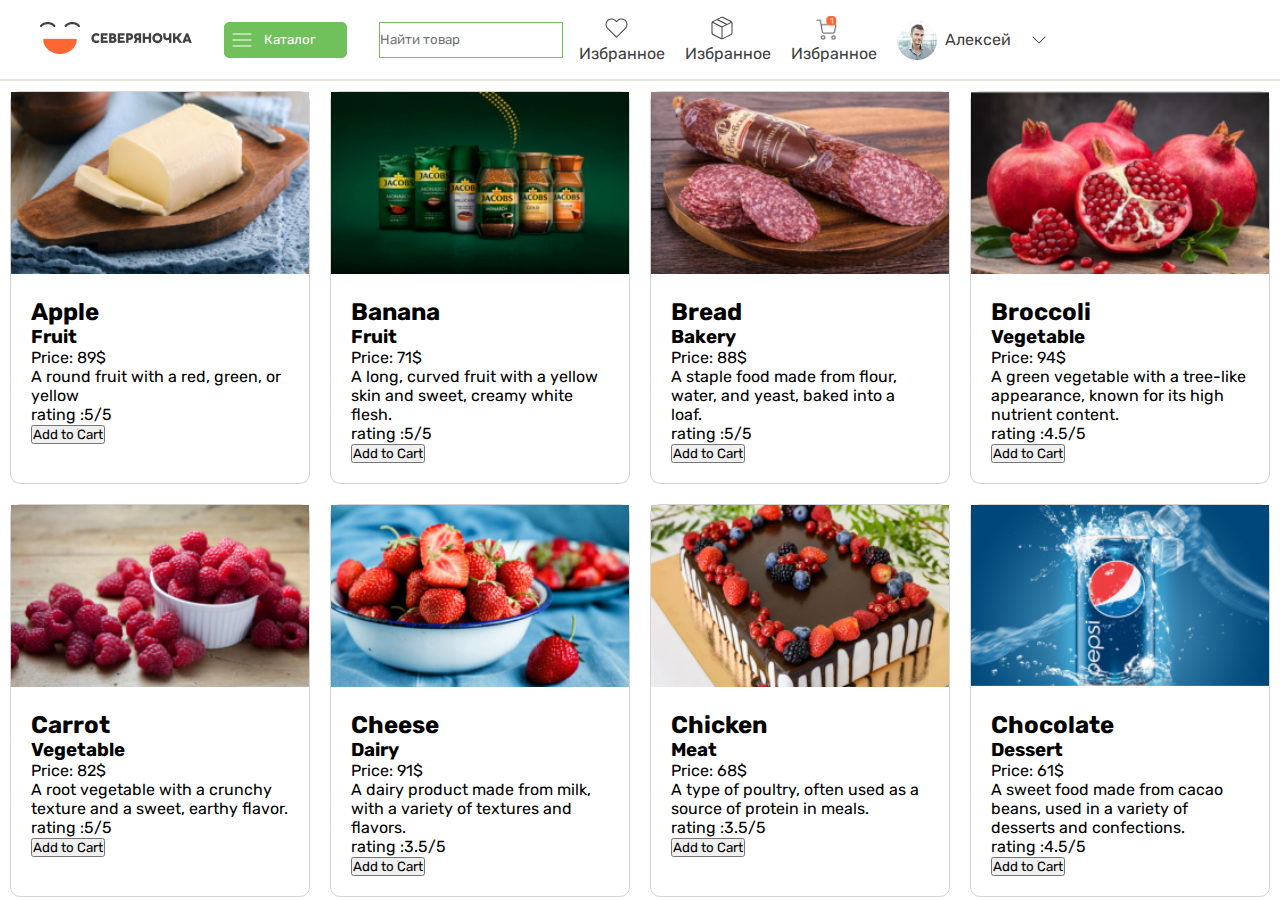
<file: ecommerce-dom-master/ecommerce-dom-master/pages/products.html>
<!DOCTYPE html>
<html lang="en">

<head>
    <meta charset="UTF-8">
    <meta name="viewport" content="width=device-width, initial-scale=1.0">
    <link rel="stylesheet" href="../sass/products.css">
    <title>Products</title>
</head>

<body>
    <header>
        <section class="section1">
            <div class="conteiner">
                <nav class="nav">
                    <nav class="navbar">
                        <div>
                            <img src="images/logo.png" alt="">

                        </div>
                        <button id="toggleForm"> <a href="#"><img src="images/menu.png" alt="">
                                <p>Каталог</p>
                            </a> </button>
                        <input type="text" placeholder="Найти товар">
                    </nav>
                    <div class="right-nav">
                        <div class="icons">
                            <img src="images/like.png" alt=""><br>
                            <a href="">Избранное</a>
                        </div>
                        <div class="icons">
                            <img src="images/box.png" alt=""><br>
                            <a href="">Избранное</a>
                        </div>
                        <div class="icons">
                            <img src="images/kor.png" alt=""><br>
                            <a href="">Избранное</a>
                        </div>
                        <div class="avatar">
                            <img src="images/avatar.png" alt="">
                            <a href="">Алексей</a>
                            <img src="images/drp.png" alt="">
                        </div>

                    </div>
                </nav>

                <form id="login-form">
                    <ul>
                        <li>
                            Молоко, сыр, яйцо
                        </li>
                        <li>Хлеб</li>
                        <li>Фрукты и овощи</li>
                        <li>Замороженные продукты</li>
                        <li>Напитки</li>
                        <li>Кондитерские изделия</li>
                        <li>Чай, кофе</li>
                        <li>Бакалея</li>
                        <li>Здоровое питание</li>
                        <li>Зоотовары</li>
                        <li></li>
                    </ul>

                </form>







            </div>
        </section>

        <section>
            <div class="cards">

            </div>
        </section>

    </header>


    <script src="../js/products-data.js"></script>
    <script src="../js/product.js"></script>
</body>

</html>
</file>
<file: ecommerce-dom-master/ecommerce-dom-master/sass/products.css>
@import url("https://fonts.googleapis.com/css2?family=Rubik&display=swap");
* {
  margin: 0;
  padding: 0;
  box-sizing: border-box;
  font-family: "Rubik", sans-serif;
  transition: 1s;
}

header {
  background-color: white;
  width: 100%;
  z-index: 999;
  top: 0;
  position: fixed;
}

.section1 {
  border-bottom: 2px solid #e8e5da;
}

.conteiner {
  max-width: 1240px;
  padding: 0 20px;
  margin: 0 auto;
}

.nav {
  display: flex;
  align-items: center;
}
@media screen and (max-width: 720px) {
  .nav {
    display: flex;
    flex-wrap: wrap;
    justify-content: center;
    align-items: center;
  }
}

.navbar {
  display: flex;
}
.navbar .logo img {
  width: 100%;
}
.navbar button {
  display: flex;
  margin: 0rem 2rem 0rem 2rem;
  padding: 5px 30px 5px 5px;
  background-color: #70c05b;
  border: 1px solid #70c05b;
  border-radius: 5px;
  color: white;
}
@media screen and (max-width: 880px) {
  .navbar button {
    padding: 0px 0px 0px 5px;
    display: flex;
    justify-content: center;
    align-items: center;
  }
}
.navbar button a {
  text-decoration: none;
  color: white;
  display: flex;
  align-items: center;
}
.navbar button a img {
  padding-right: 10px;
}
@media screen and (max-width: 880px) {
  .navbar button a p {
    display: none;
  }
}
.navbar input {
  outline: none;
  border: 1px solid #70c05b;
  max-width: 100%;
}

.right-nav {
  display: flex;
  flex-wrap: wrap;
  align-items: center;
  padding: 1rem;
}
@media screen and (max-width: 400px) {
  .right-nav {
    display: none;
  }
}

.icons {
  margin-right: 20px;
}
.icons img {
  margin-left: 25px;
}
.icons a {
  text-decoration: none;
  color: #414141;
}

.icons:nth-child(3) img {
  height: 24px;
}

.avatar {
  display: flex;
  align-items: center;
  -moz-column-gap: 8px;
       column-gap: 8px;
}
.avatar a {
  text-decoration: none;
  color: #414141;
}

#login-form {
  padding: 20px;
  border-radius: 8px;
  width: 100%;
  box-shadow: 3px 3px 15px 0 rgba(63, 63, 94, 0.1);
  margin: 8px;
  display: none;
}
#login-form ul {
  display: flex;
  flex-wrap: wrap;
  gap: 10px;
}
#login-form ul li {
  list-style: none;
}
#login-form ul li a {
  padding: 20px;
  text-decoration: none;
  color: #414141;
}

.cards {
  display: flex;
  flex-wrap: wrap;
  justify-content: center;
}
.cards .card-content {
  padding: 20px;
}
.cards .card {
  margin: 10px;
  border-radius: 10px;
  border: 1px solid lightgrey;
  transition: all 0.3s;
  width: 300px;
}
.cards .card img {
  width: 100%;
}/*# sourceMappingURL=products.css.map */
</file>
